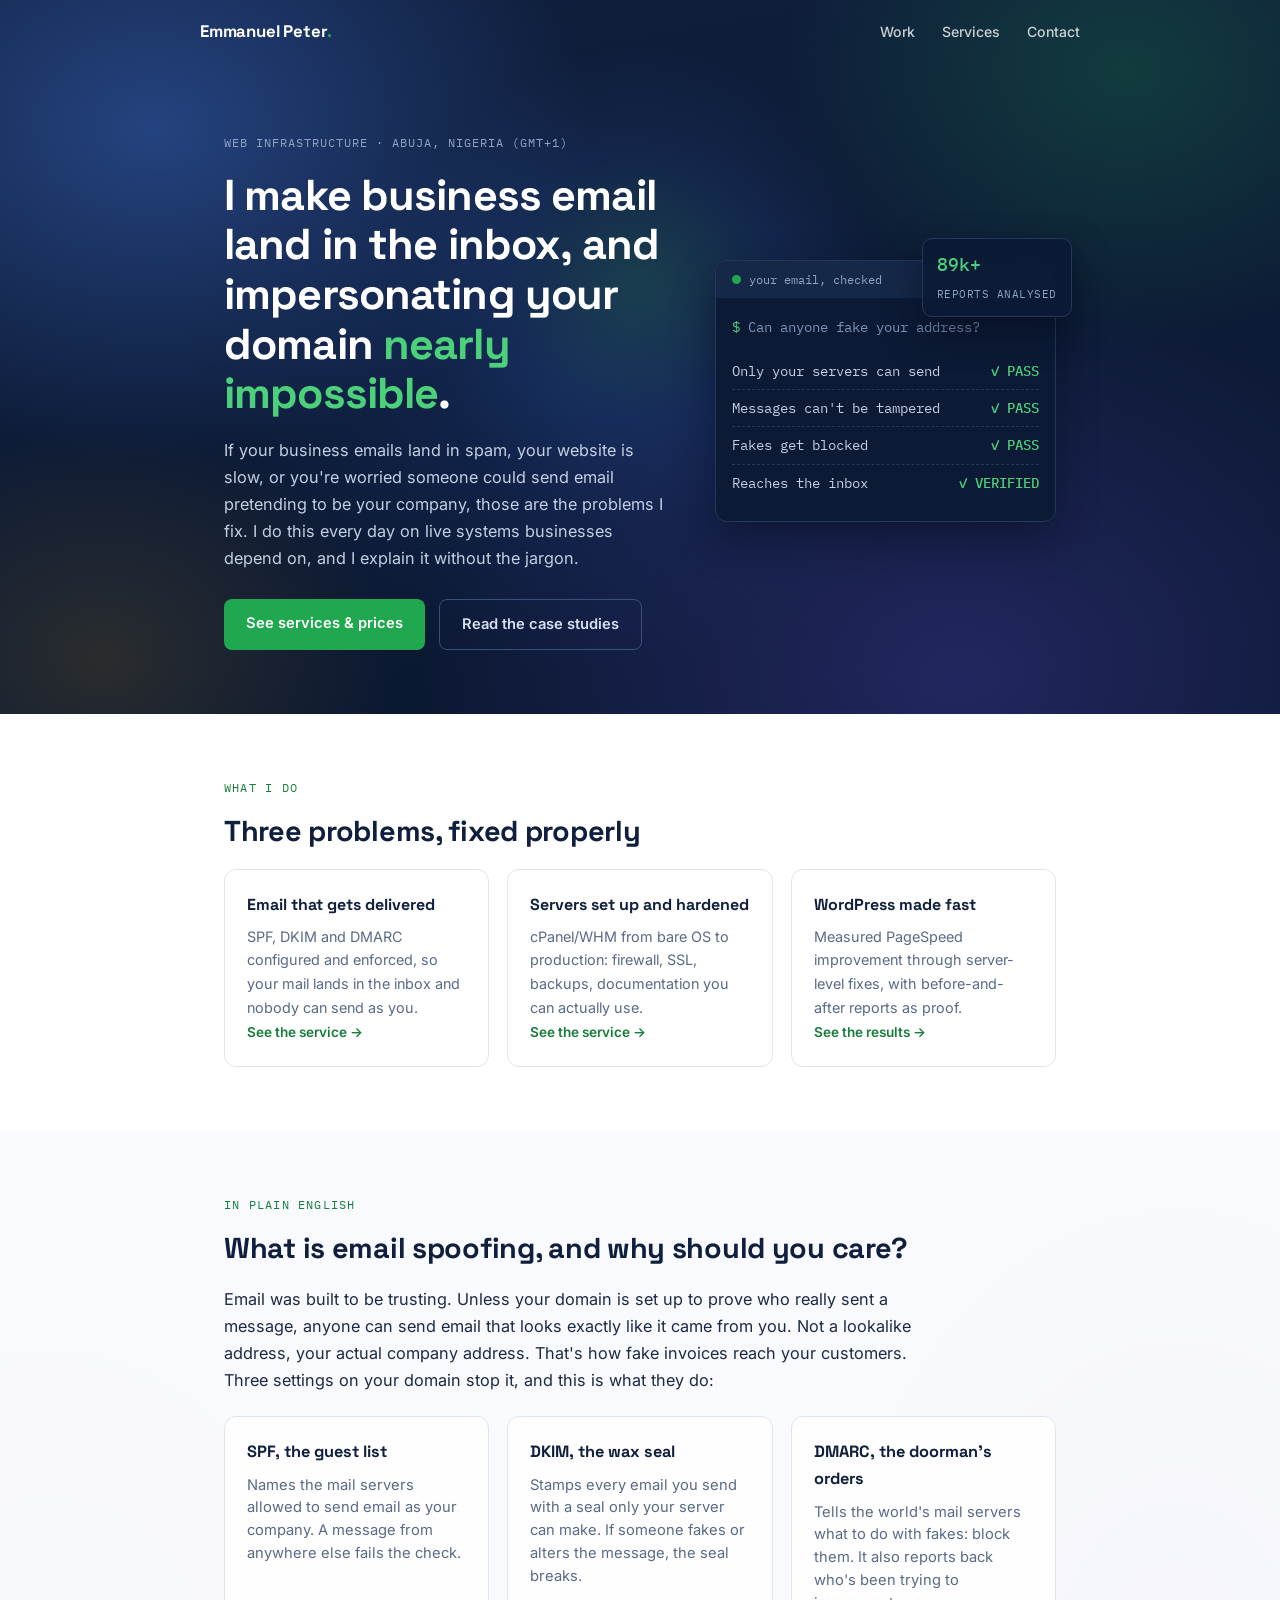
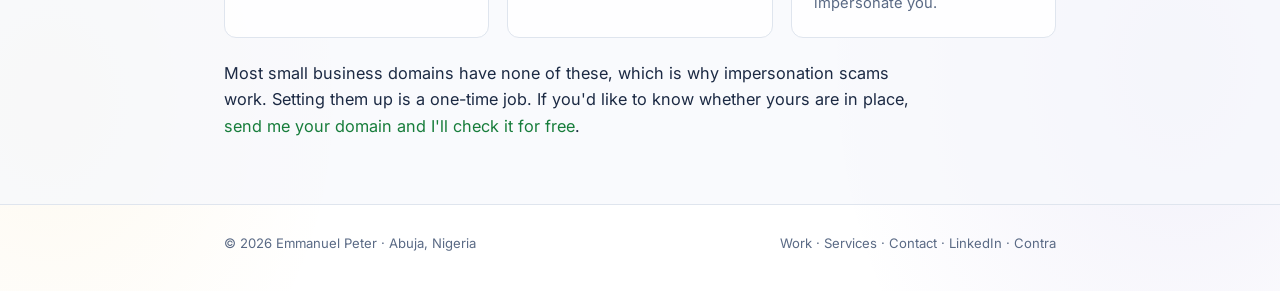
<file: index.html>
<!DOCTYPE html>
<html lang="en">
<head>
<meta charset="UTF-8">
<meta name="viewport" content="width=device-width, initial-scale=1.0">
<title>Emmanuel Peter — Web Infrastructure & Email Deliverability</title>
<meta name="description" content="Web infrastructure and email deliverability specialist. cPanel/WHM, DNS, SPF/DKIM/DMARC, WordPress performance. Abuja, Nigeria.">
<link rel="preconnect" href="https://fonts.googleapis.com">
<link rel="preconnect" href="https://fonts.gstatic.com" crossorigin>
<link href="https://fonts.googleapis.com/css2?family=Space+Grotesk:wght@500;700&family=IBM+Plex+Mono:wght@400;500&family=Inter:wght@400;500;600&display=swap" rel="stylesheet">
<link rel="stylesheet" href="css/style.css">
</head>
<body>

<header class="">
  <div class="wrap head-inner">
    <div class="brand"><a href="index.html" style="color:inherit;text-decoration:none;">Emmanuel Peter<span class="dot">.</span></a></div>
    <nav>
      <a href="work.html" class="">Work</a>
      <a href="services.html" class="">Services</a>
      <a href="contact.html" class="">Contact</a>
    </nav>
  </div>
</header>
<section class="hero">
  <div class="hero-glow" aria-hidden="true"></div>
  <div class="wrap hero-grid">
    <div>
      <div class="kicker">Web infrastructure · Abuja, Nigeria (GMT+1)</div>
      <h1>I make business email land in the inbox, and impersonating your domain <em>nearly impossible</em>.</h1>
      <p>If your business emails land in spam, your website is slow, or you're worried someone could send email pretending to be your company, those are the problems I fix. I do this every day on live systems businesses depend on, and I explain it without the jargon.</p>
      <div class="btn-row">
        <a class="btn btn-green" href="services.html">See services &amp; prices</a>
        <a class="btn btn-ghost" href="work.html">Read the case studies</a>
      </div>
    </div>
    <div class="hero-visual">
      <div class="chip chip-metric">
        <span class="big">89k+</span>
        <span class="small">reports analysed</span>
      </div>
      <div class="check-card" aria-label="Example email health check, all passing">
        <div class="bar">your email, checked</div>
        <div class="body">
          <div class="cmd">Can anyone fake your address?</div>
          <div class="check-row"><span>Only your servers can send</span><span class="pass">PASS</span></div>
          <div class="check-row"><span>Messages can't be tampered</span><span class="pass">PASS</span></div>
          <div class="check-row"><span>Fakes get blocked</span><span class="pass">PASS</span></div>
          <div class="check-row"><span>Reaches the inbox</span><span class="pass">VERIFIED</span></div>
        </div>
      </div>
    </div>
  </div>
</section>
<section>
  <div class="wrap">
    <div class="sec-label">What I do</div>
    <h2>Three problems, fixed properly</h2>
    <div class="high-grid">
      <div class="high">
        <h3>Email that gets delivered</h3>
        <p>SPF, DKIM and DMARC configured and enforced, so your mail lands in the inbox and nobody can send as you.</p>
        <p><a href="services.html">See the service →</a></p>
      </div>
      <div class="high">
        <h3>Servers set up and hardened</h3>
        <p>cPanel/WHM from bare OS to production: firewall, SSL, backups, documentation you can actually use.</p>
        <p><a href="services.html">See the service →</a></p>
      </div>
      <div class="high">
        <h3>WordPress made fast</h3>
        <p>Measured PageSpeed improvement through server-level fixes, with before-and-after reports as proof.</p>
        <p><a href="work.html">See the results →</a></p>
      </div>
    </div>
  </div>
</section>

<section class="alt">
  <div class="wrap">
    <div class="sec-label">In plain English</div>
    <h2>What is email spoofing, and why should you care?</h2>
    <p class="lead-p">Email was built to be trusting. Unless your domain is set up to prove who really sent a message, anyone can send email that looks exactly like it came from you. Not a lookalike address, your actual company address. That's how fake invoices reach your customers. Three settings on your domain stop it, and this is what they do:</p>
    <div class="plain-grid">
      <div class="plain">
        <h3>SPF, the guest list</h3>
        <p>Names the mail servers allowed to send email as your company. A message from anywhere else fails the check.</p>
      </div>
      <div class="plain">
        <h3>DKIM, the wax seal</h3>
        <p>Stamps every email you send with a seal only your server can make. If someone fakes or alters the message, the seal breaks.</p>
      </div>
      <div class="plain">
        <h3>DMARC, the doorman's orders</h3>
        <p>Tells the world's mail servers what to do with fakes: block them. It also reports back who's been trying to impersonate you.</p>
      </div>
    </div>
    <p class="lead-p" style="margin-top:22px;">Most small business domains have none of these, which is why impersonation scams work. Setting them up is a one-time job. If you'd like to know whether yours are in place, <a href="contact.html">send me your domain and I'll check it for free</a>.</p>
  </div>
</section>

<footer>
  <div class="wrap foot-inner">
    <div>© <span id="yr">2026</span> Emmanuel Peter · Abuja, Nigeria</div>
    <div><a href="work.html">Work</a> · <a href="services.html">Services</a> · <a href="contact.html">Contact</a> · <a href="https://www.linkedin.com/in/emmanuel-peter-8b58a4237" target="_blank" rel="noopener">LinkedIn</a> · <a href="https://contra.com/emmanuel_peter_vt2arbz8" target="_blank" rel="noopener">Contra</a></div>
  </div>
</footer>

<script src="js/main.js"></script>

</body>
</html>
</file>
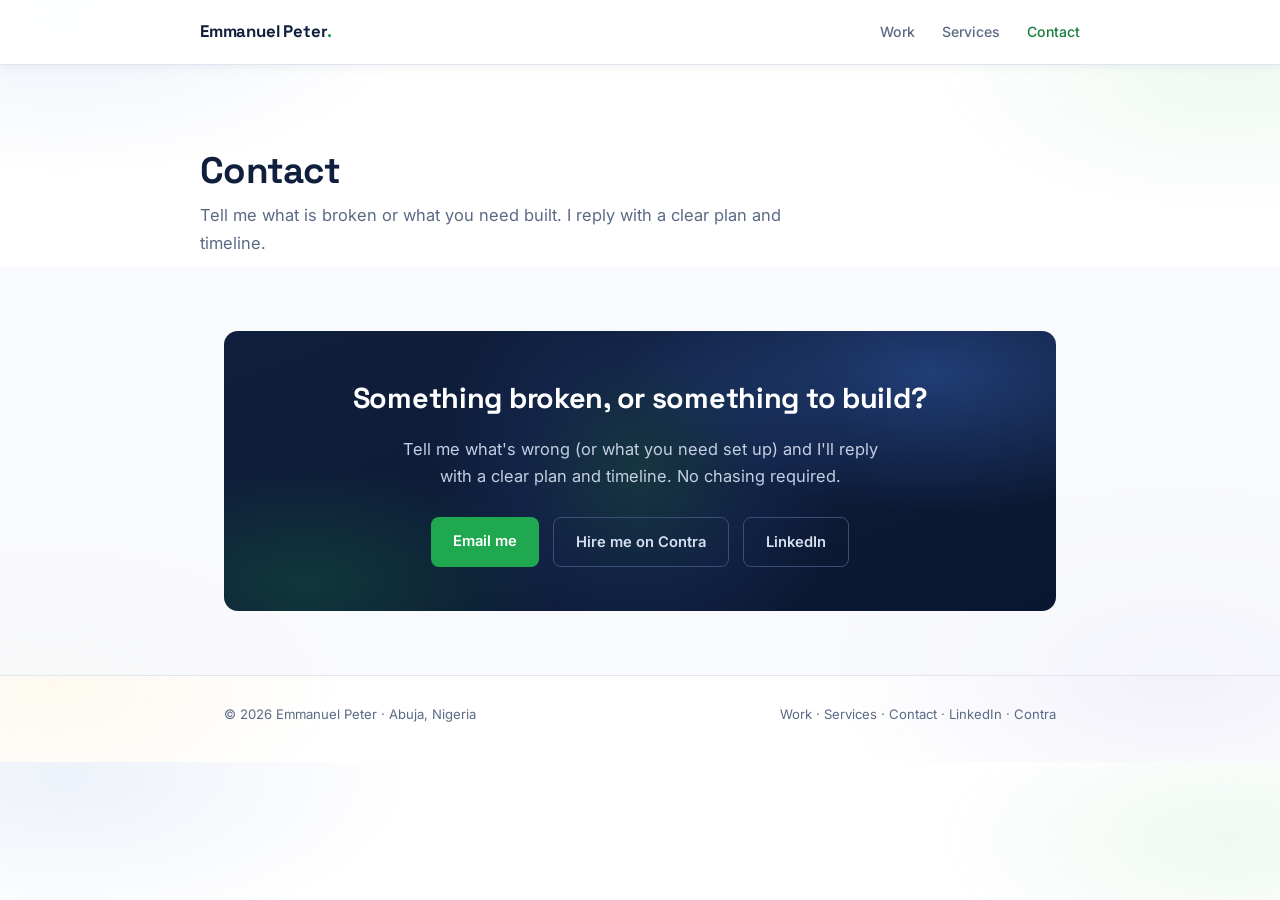
<file: contact.html>
<!DOCTYPE html>
<html lang="en">
<head>
<meta charset="UTF-8">
<meta name="viewport" content="width=device-width, initial-scale=1.0">
<title>Contact — Emmanuel Peter</title>
<meta name="description" content="Get in touch about web infrastructure, email deliverability, or WordPress performance work.">
<link rel="preconnect" href="https://fonts.googleapis.com">
<link rel="preconnect" href="https://fonts.gstatic.com" crossorigin>
<link href="https://fonts.googleapis.com/css2?family=Space+Grotesk:wght@500;700&family=IBM+Plex+Mono:wght@400;500&family=Inter:wght@400;500;600&display=swap" rel="stylesheet">
<link rel="stylesheet" href="css/style.css">
</head>
<body>

<header class="solid">
  <div class="wrap head-inner">
    <div class="brand"><a href="index.html" style="color:inherit;text-decoration:none;">Emmanuel Peter<span class="dot">.</span></a></div>
    <nav>
      <a href="work.html" class="">Work</a>
      <a href="services.html" class="">Services</a>
      <a href="contact.html" class="active">Contact</a>
    </nav>
  </div>
</header>
<div class="wrap page-head"><h1>Contact</h1><p>Tell me what is broken or what you need built. I reply with a clear plan and timeline.</p></div><section class="alt" id="contact">
  <div class="wrap">
    <div class="contact-box">
      <div class="contact-glow" aria-hidden="true"></div>
      <h2>Something broken, or something to build?</h2>
      <p>Tell me what's wrong (or what you need set up) and I'll reply with a clear plan and timeline. No chasing required.</p>
      <div class="contact-links">
        <a class="btn btn-green" href="mailto:emmanuelpeter6796@gmail.com">Email me</a>
        <a class="btn btn-ghost" href="https://contra.com/emmanuel_peter_vt2arbz8">Hire me on Contra</a>
        <a class="btn btn-ghost" href="https://www.linkedin.com/in/emmanuel-peter-8b58a4237">LinkedIn</a>
      </div>
    </div>
  </div>
</section>
<footer>
  <div class="wrap foot-inner">
    <div>© <span id="yr">2026</span> Emmanuel Peter · Abuja, Nigeria</div>
    <div><a href="work.html">Work</a> · <a href="services.html">Services</a> · <a href="contact.html">Contact</a> · <a href="https://www.linkedin.com/in/emmanuel-peter-8b58a4237" target="_blank" rel="noopener">LinkedIn</a> · <a href="https://contra.com/emmanuel_peter_vt2arbz8" target="_blank" rel="noopener">Contra</a></div>
  </div>
</footer>

<script src="js/main.js"></script>

</body>
</html>
</file>
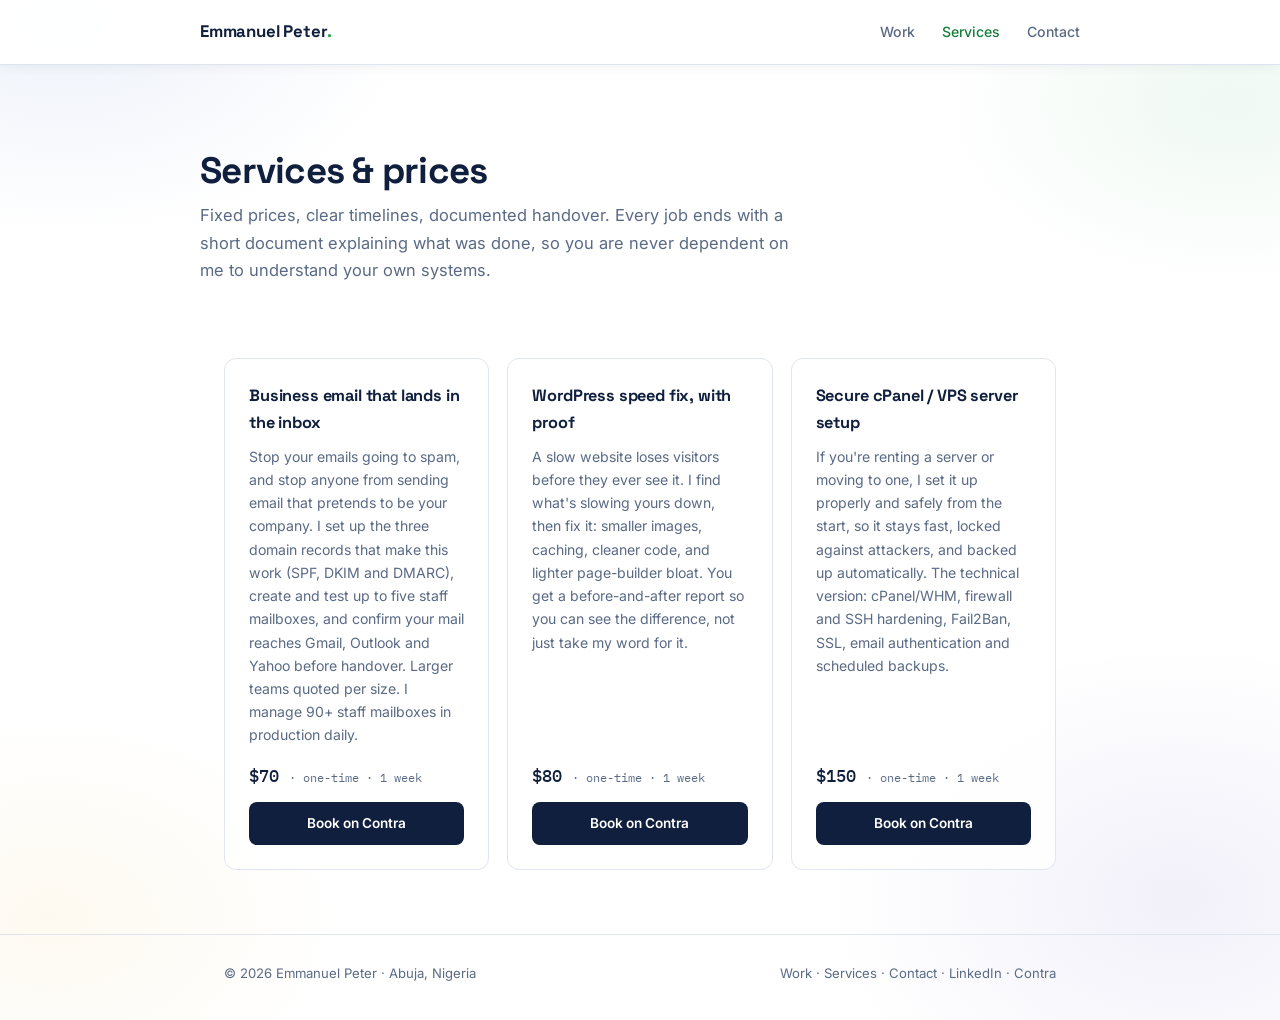
<file: services.html>
<!DOCTYPE html>
<html lang="en">
<head>
<meta charset="UTF-8">
<meta name="viewport" content="width=device-width, initial-scale=1.0">
<title>Services & Prices — Emmanuel Peter</title>
<meta name="description" content="Business email setup, WordPress speed optimisation, secure cPanel/VPS server setup. Fixed prices with documented handover.">
<link rel="preconnect" href="https://fonts.googleapis.com">
<link rel="preconnect" href="https://fonts.gstatic.com" crossorigin>
<link href="https://fonts.googleapis.com/css2?family=Space+Grotesk:wght@500;700&family=IBM+Plex+Mono:wght@400;500&family=Inter:wght@400;500;600&display=swap" rel="stylesheet">
<link rel="stylesheet" href="css/style.css">
</head>
<body>

<header class="solid">
  <div class="wrap head-inner">
    <div class="brand"><a href="index.html" style="color:inherit;text-decoration:none;">Emmanuel Peter<span class="dot">.</span></a></div>
    <nav>
      <a href="work.html" class="">Work</a>
      <a href="services.html" class="active">Services</a>
      <a href="contact.html" class="">Contact</a>
    </nav>
  </div>
</header>
<div class="wrap page-head"><h1>Services &amp; prices</h1><p>Fixed prices, clear timelines, documented handover. Every job ends with a short document explaining what was done, so you are never dependent on me to understand your own systems.</p></div><section id="services">
  <div class="wrap">
    
    
    

    <div class="svc-grid">
      <div class="svc">
        <h3>Business email that lands in the inbox</h3>
        <p>Stop your emails going to spam, and stop anyone from sending email that pretends to be your company. I set up the three domain records that make this work (SPF, DKIM and DMARC), create and test up to five staff mailboxes, and confirm your mail reaches Gmail, Outlook and Yahoo before handover. Larger teams quoted per size. I manage 90+ staff mailboxes in production daily.</p>
        <div class="price">$70 <span>· one-time · 1 week</span></div>
        <a class="btn" href="https://contra.com/emmanuel_peter_vt2arbz8/services">Book on Contra</a>
      </div>
      <div class="svc">
        <h3>WordPress speed fix, with proof</h3>
        <p>A slow website loses visitors before they ever see it. I find what's slowing yours down, then fix it: smaller images, caching, cleaner code, and lighter page-builder bloat. You get a before-and-after report so you can see the difference, not just take my word for it.</p>
        <div class="price">$80 <span>· one-time · 1 week</span></div>
        <a class="btn" href="https://contra.com/emmanuel_peter_vt2arbz8/services">Book on Contra</a>
      </div>
      <div class="svc">
        <h3>Secure cPanel / VPS server setup</h3>
        <p>If you're renting a server or moving to one, I set it up properly and safely from the start, so it stays fast, locked against attackers, and backed up automatically. The technical version: cPanel/WHM, firewall and SSH hardening, Fail2Ban, SSL, email authentication and scheduled backups.</p>
        <div class="price">$150 <span>· one-time · 1 week</span></div>
        <a class="btn" href="https://contra.com/emmanuel_peter_vt2arbz8/services">Book on Contra</a>
      </div>
    </div>
  </div>
</section>
<footer>
  <div class="wrap foot-inner">
    <div>© <span id="yr">2026</span> Emmanuel Peter · Abuja, Nigeria</div>
    <div><a href="work.html">Work</a> · <a href="services.html">Services</a> · <a href="contact.html">Contact</a> · <a href="https://www.linkedin.com/in/emmanuel-peter-8b58a4237" target="_blank" rel="noopener">LinkedIn</a> · <a href="https://contra.com/emmanuel_peter_vt2arbz8" target="_blank" rel="noopener">Contra</a></div>
  </div>
</footer>

<script src="js/main.js"></script>

</body>
</html>
</file>
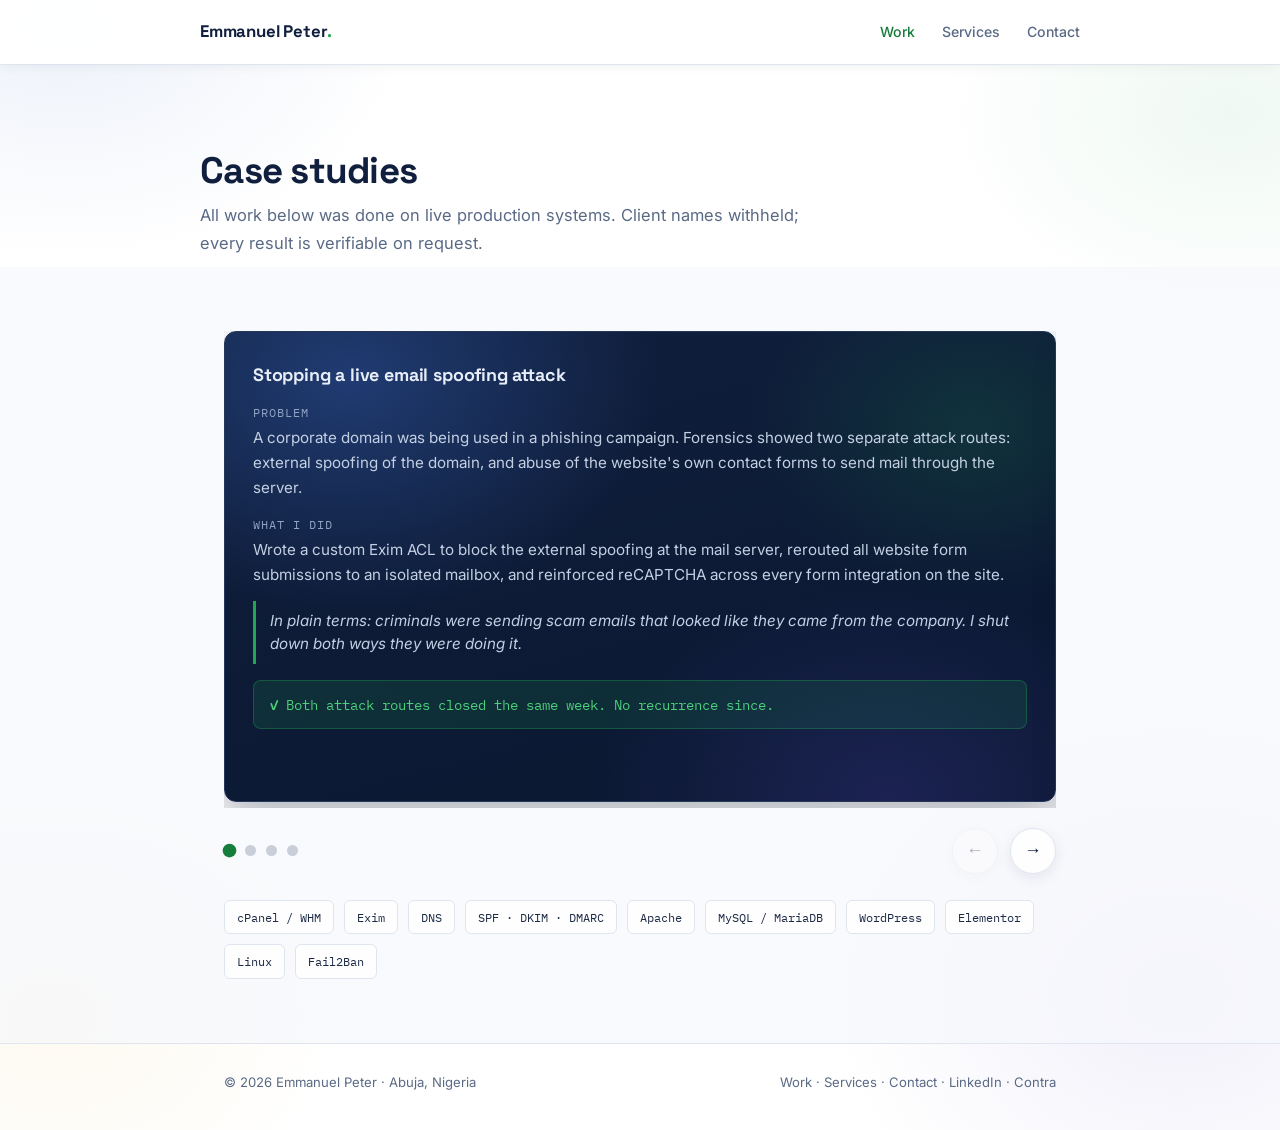
<file: work.html>
<!DOCTYPE html>
<html lang="en">
<head>
<meta charset="UTF-8">
<meta name="viewport" content="width=device-width, initial-scale=1.0">
<title>Case Studies — Emmanuel Peter</title>
<meta name="description" content="Real infrastructure and email deliverability projects: spoofing attack response, DMARC enforcement, WordPress performance.">
<link rel="preconnect" href="https://fonts.googleapis.com">
<link rel="preconnect" href="https://fonts.gstatic.com" crossorigin>
<link href="https://fonts.googleapis.com/css2?family=Space+Grotesk:wght@500;700&family=IBM+Plex+Mono:wght@400;500&family=Inter:wght@400;500;600&display=swap" rel="stylesheet">
<link rel="stylesheet" href="css/style.css">
</head>
<body>

<header class="solid">
  <div class="wrap head-inner">
    <div class="brand"><a href="index.html" style="color:inherit;text-decoration:none;">Emmanuel Peter<span class="dot">.</span></a></div>
    <nav>
      <a href="work.html" class="active">Work</a>
      <a href="services.html" class="">Services</a>
      <a href="contact.html" class="">Contact</a>
    </nav>
  </div>
</header>
<div class="wrap page-head"><h1>Case studies</h1><p>All work below was done on live production systems. Client names withheld; every result is verifiable on request.</p></div><section id="work" class="alt">
  <div class="wrap">
    
    
    

    <div class="carousel" id="case-carousel">
      <div class="car-track">
<div class="case">
      <h3>Stopping a live email spoofing attack</h3>
      <span class="par-label">Problem</span>
      <p>A corporate domain was being used in a phishing campaign. Forensics showed two separate attack routes: external spoofing of the domain, and abuse of the website's own contact forms to send mail through the server.</p>
      <span class="par-label">What I did</span>
      <p>Wrote a custom Exim ACL to block the external spoofing at the mail server, rerouted all website form submissions to an isolated mailbox, and reinforced reCAPTCHA across every form integration on the site.</p>
      <p class="plain-line">In plain terms: criminals were sending scam emails that looked like they came from the company. I shut down both ways they were doing it.</p>
      <div class="result">Both attack routes closed the same week. No recurrence since.</div>
    </div>
<div class="case">
      <h3>Email authentication across five production domains</h3>
      <span class="par-label">Problem</span>
      <p>A group of companies running five domains on shared infrastructure needed their email trustworthy: no spoofing, no legitimate mail landing in spam.</p>
      <span class="par-label">What I did</span>
      <p>Configured SPF, DKIM and DMARC on every domain and aligned them with the real sending sources: the web server, the application platform, and third-party services including Zoho and Amazon SES. Before enforcing, I analysed over 89,000 DMARC report messages covering ten weeks of traffic, confirming every legitimate sender passed and identifying which failures were genuine spoofing attempts.</p>
      <p class="plain-line">In plain terms: I made sure the company's real emails reach the inbox, and fake emails pretending to be them get blocked, across all five of their businesses.</p>
      <div class="result">All five domains authenticated and under active enforcement. Spoofed mail now lands in spam or is rejected outright.</div>
    </div>
<div class="case">
      <h3>WordPress performance remediation</h3>
      <span class="par-label">Problem</span>
      <p>A corporate WordPress site scored 57 on Google PageSpeed mobile. Slow loads, heavy images, no caching strategy.</p>
      <span class="par-label">What I did</span>
      <p>Phase one: server-level compression and cache headers, configured through cPanel and the web server directly rather than stacking plugins. Phases two and three (image conversion to WebP and page-builder restructuring) are in progress.</p>
      <p class="plain-line">In plain terms: their website was loading slowly on phones and losing visitors. I made it faster, with Google's own score as proof.</p>
      <div class="result">Mobile score 57 → 63 from phase one alone, verified in PageSpeed reports.</div>
    </div>
<div class="case">
      <h3>Multi-domain cPanel/WHM administration</h3>
      <span class="par-label">Problem</span>
      <p>Five live domains for a group of companies, one server, one administrator: me. Uptime, SSL, backups, PHP versioning and security are all a daily responsibility, not a one-off project.</p>
      <span class="par-label">What I did</span>
      <p>Ongoing administration through WHM: SSH and firewall hardening, SSL across all sites, scheduled backups with sensible retention, DNS management, and documentation so the setup survives without me.</p>
      <p class="plain-line">In plain terms: I'm the person keeping five companies' websites and email online, secure, and backed up, every day.</p>
      <div class="result">Five domains, 90+ business mailboxes, daily transactional mail: maintained and documented by one administrator.</div>
    </div>
      </div>
      <div class="car-controls">
        <div class="car-dots" role="tablist" aria-label="Case study navigation"></div>
        <div class="car-arrows">
          <button class="car-btn car-prev" aria-label="Previous case study">&#8592;</button>
          <button class="car-btn car-next" aria-label="Next case study">&#8594;</button>
        </div>
      </div>
    </div>

    <div class="stack" aria-label="Tools and technologies">
      <span>cPanel / WHM</span><span>Exim</span><span>DNS</span><span>SPF · DKIM · DMARC</span><span>Apache</span><span>MySQL / MariaDB</span><span>WordPress</span><span>Elementor</span><span>Linux</span><span>Fail2Ban</span>
    </div>
  </div>
</section>
<footer>
  <div class="wrap foot-inner">
    <div>© <span id="yr">2026</span> Emmanuel Peter · Abuja, Nigeria</div>
    <div><a href="work.html">Work</a> · <a href="services.html">Services</a> · <a href="contact.html">Contact</a> · <a href="https://www.linkedin.com/in/emmanuel-peter-8b58a4237" target="_blank" rel="noopener">LinkedIn</a> · <a href="https://contra.com/emmanuel_peter_vt2arbz8" target="_blank" rel="noopener">Contra</a></div>
  </div>
</footer>

<script src="js/main.js"></script>

</body>
</html>
</file>
<file: css/style.css>
:root{
    --navy:#101f3d;
    --navy-deep:#0a1730;
    --ink:#1c2a44;
    --muted:#5a6a85;
    --line:#dfe5ee;
    --paper:#f7f9fc;
    --white:#ffffff;
    --green:#1fa84f;
    --green-dark:#177d3b;
    --amber:#e3a008;
    --page-bg:#ffffff;
    --alt-bg:rgba(247,249,252,.72);
    --card-bg:rgba(255,255,255,.88);
    --header-bg:rgba(255,255,255,.94);
    --heading:#101f3d;
    --result-bg:#eef8f0;
    --result-border:#cdeed6;
    --result-fg:#177d3b;
  }
  *{margin:0;padding:0;box-sizing:border-box;}
  html{scroll-behavior:smooth;}
  @media (prefers-reduced-motion: reduce){
    html{scroll-behavior:auto;}
    *,*::before,*::after{animation:none!important;transition:none!important;}
  }
  body{
    font-family:'Inter',system-ui,-apple-system,sans-serif;
    color:var(--ink);
    background:var(--white);
    line-height:1.65;
    font-size:16.5px;
  }
  .wrap{max-width:880px;margin:0 auto;padding:0 24px;}
  a{color:var(--green-dark);text-decoration:none;}
  a:hover{text-decoration:underline;}
  a:focus-visible, button:focus-visible{outline:3px solid var(--green);outline-offset:2px;border-radius:2px;}

  /* ---------- header ---------- */
  header{
    position:fixed;top:0;left:0;right:0;z-index:100;
    background:transparent;
    border-bottom:1px solid transparent;
    transition:background .3s ease, box-shadow .3s ease, border-color .3s ease;
  }
  .brand{
    font-family:'Space Grotesk',sans-serif;
    font-weight:700;font-size:1.05rem;color:var(--white);
    letter-spacing:-0.01em;
    transition:color .3s ease;
  }
  .brand .dot{color:var(--green);}
  nav a{
    font-size:0.88rem;color:rgba(255,255,255,.78);margin-left:22px;font-weight:500;
    transition:color .3s ease;
  }
  nav a:hover{color:var(--white);text-decoration:none;}

  header.scrolled{
    background:var(--header-bg);
    backdrop-filter:blur(8px);
    border-bottom:1px solid var(--line);
    box-shadow:0 1px 12px rgba(16,31,61,.06);
  }
  header.scrolled .brand{color:var(--heading);}
  header.scrolled nav a{color:var(--muted);}
  header.scrolled nav a:hover{color:var(--heading);}
  .head-inner{
    display:flex;justify-content:space-between;align-items:center;
    padding:18px 0;
  }

  /* ---------- hero ---------- */
  .hero{
    position:relative;overflow:hidden;
    background:
      radial-gradient(55% 75% at 12% 18%, rgba(58,104,196,.50), transparent 62%),
      radial-gradient(45% 65% at 88% 10%, rgba(31,168,79,.22), transparent 60%),
      radial-gradient(65% 85% at 75% 95%, rgba(84,70,190,.32), transparent 65%),
      radial-gradient(35% 50% at 8% 92%, rgba(227,160,8,.14), transparent 65%),
      radial-gradient(40% 55% at 45% 55%, rgba(24,52,110,.45), transparent 70%),
      linear-gradient(170deg,var(--navy) 0%,var(--navy-deep) 100%);
    color:var(--white);
    padding:132px 0 64px;
  }
  .hero-glow{
    position:absolute;inset:0;
    pointer-events:none;
    background:
      radial-gradient(340px circle at var(--gx,50%) var(--gy,40%),
        rgba(76,208,122,.16), rgba(58,104,196,.10) 40%, transparent 70%);
    z-index:0;
  }
  .hero .wrap{position:relative;z-index:1;}
  .hero-grid{
    display:grid;grid-template-columns:1.3fr 1fr;gap:48px;align-items:center;
  }
  .avatar{
    width:116px;height:116px;border-radius:50%;
    border:3px solid rgba(255,255,255,.18);
    box-shadow:0 10px 30px rgba(4,10,25,.5);
    margin-bottom:22px;display:block;
  }
  .kicker{
    font-family:'IBM Plex Mono',monospace;
    font-size:0.78rem;letter-spacing:0.08em;text-transform:uppercase;
    color:#8fa3c4;margin-bottom:18px;
  }
  h1{
    font-family:'Space Grotesk',sans-serif;
    font-size:clamp(1.9rem,4.5vw,2.7rem);
    line-height:1.15;font-weight:700;letter-spacing:-0.02em;
    margin-bottom:18px;
  }
  h1 em{font-style:normal;color:#4cd07a;}
  .hero p{
    color:#c3cfe2;font-size:1.02rem;max-width:46ch;margin-bottom:28px;
  }
  .btn-row{display:flex;gap:14px;flex-wrap:wrap;}
  .btn{
    display:inline-block;padding:12px 22px;border-radius:8px;
    font-weight:600;font-size:0.92rem;
  }
  .btn-green{background:var(--green);color:var(--white);}
  .btn-green:hover{background:var(--green-dark);text-decoration:none;}
  .btn-ghost{border:1px solid #3a4f78;color:#d6e0f0;}
  .btn-ghost:hover{border-color:#6a83b3;text-decoration:none;color:var(--white);}

  /* signature: the auth check card */
  /* hero visual: check-card with floating proof chip */
  .hero-visual{position:relative;}
  .hero-visual .check-card{width:100%;}

  /* floating proof chip */
  .chip{
    position:absolute;
    background:rgba(12,26,53,.9);
    border:1px solid #26375c;
    border-radius:10px;
    padding:10px 14px;
    font-family:'IBM Plex Mono',monospace;
    box-shadow:0 14px 34px rgba(4,10,25,.5);
    backdrop-filter:blur(4px);
    animation:chipfloat 5s ease-in-out infinite;
    z-index:2;
  }
  .chip .big{font-size:1.15rem;color:#4cd07a;font-weight:500;display:block;}
  .chip .small{font-size:0.66rem;color:#8fa3c4;letter-spacing:0.05em;text-transform:uppercase;}
  .chip-metric{top:-22px;right:-16px;}
  @keyframes chipfloat{
    0%,100%{transform:translateY(0);}
    50%{transform:translateY(-7px);}
  }
  @media (prefers-reduced-motion: reduce){.chip{animation:none;}}
  @media (max-width:760px){
    .chip-metric{top:-20px;right:4px;}
  }

  .check-card{
    background:#0c1a35;
    border:1px solid #26375c;
    border-radius:12px;
    font-family:'IBM Plex Mono',monospace;
    font-size:0.85rem;
    overflow:hidden;
    box-shadow:0 18px 40px rgba(4,10,25,.45);
  }
  .check-card .bar{
    background:#152848;padding:9px 16px;color:#8fa3c4;font-size:0.74rem;
    display:flex;align-items:center;gap:8px;
  }
  .check-card .bar::before{
    content:"";width:9px;height:9px;border-radius:50%;
    background:var(--green);display:inline-block;
  }
  .check-card .body{padding:18px 16px 20px;}
  .check-card .cmd{color:#7e93b8;margin-bottom:14px;word-break:break-all;}
  .check-card .cmd::before{content:"$ ";color:#4cd07a;}
  .check-row{
    display:flex;justify-content:space-between;align-items:center;
    padding:7px 0;border-bottom:1px dashed #24365c;color:#c3cfe2;
  }
  .check-row:last-child{border-bottom:none;}
  .pass{
    color:#4cd07a;font-weight:500;
  }
  .pass::before{content:"✓ ";}

  /* ---------- sections ---------- */
  section{padding:64px 0;}
  section.alt{background:var(--paper);}
  .sec-label{
    font-family:'IBM Plex Mono',monospace;
    font-size:0.76rem;letter-spacing:0.1em;text-transform:uppercase;
    color:var(--green-dark);margin-bottom:10px;
  }
  h2{
    font-family:'Space Grotesk',sans-serif;
    font-size:clamp(1.4rem,3vw,1.8rem);
    color:var(--heading);letter-spacing:-0.01em;margin-bottom:14px;
  }
  .sec-intro{color:var(--muted);max-width:58ch;margin-bottom:36px;}

  /* case studies */
  .case{
    border:1px solid var(--line);border-radius:12px;background:var(--card-bg);
    padding:28px 28px 24px;margin-bottom:22px;
  }
  .case h3{
    font-family:'Space Grotesk',sans-serif;
    font-size:1.12rem;color:var(--heading);margin-bottom:14px;letter-spacing:-0.01em;
  }
  .par-label{
    font-family:'IBM Plex Mono',monospace;
    font-size:0.72rem;letter-spacing:0.09em;text-transform:uppercase;
    color:var(--muted);display:block;margin:14px 0 3px;
  }
  .case p{font-size:0.95rem;color:var(--ink);}
  .result{
    margin-top:16px;padding:12px 16px;border-radius:8px;
    background:var(--result-bg);border:1px solid var(--result-border);
    font-family:'IBM Plex Mono',monospace;font-size:0.85rem;color:var(--result-fg);
  }
  .result::before{content:"✓ ";font-weight:600;}

  /* services */
  .svc-grid{display:grid;grid-template-columns:repeat(3,1fr);gap:18px;}
  .svc{
    border:1px solid var(--line);border-radius:12px;background:var(--card-bg);
    padding:24px;display:flex;flex-direction:column;
  }
  .svc h3{
    font-family:'Space Grotesk',sans-serif;font-size:1.02rem;
    color:var(--heading);margin-bottom:8px;letter-spacing:-0.01em;
  }
  .svc p{font-size:0.88rem;color:var(--muted);flex-grow:1;}
  .svc .price{
    font-family:'IBM Plex Mono',monospace;
    color:var(--heading);font-size:1.05rem;font-weight:500;margin:16px 0 12px;
  }
  .svc .price span{font-size:0.75rem;color:var(--muted);font-weight:400;}
  .svc a.btn{
    text-align:center;background:var(--navy);color:var(--white);
    font-size:0.85rem;padding:10px 14px;
    transition:background .2s ease, color .2s ease, transform .2s ease, box-shadow .2s ease;
  }
  .svc a.btn:hover{background:var(--navy-deep);text-decoration:none;}

  /* stack strip */
  .stack{
    display:flex;flex-wrap:wrap;gap:10px;margin-top:8px;
  }
  .stack span{
    font-family:'IBM Plex Mono',monospace;font-size:0.78rem;
    border:1px solid var(--line);border-radius:6px;padding:6px 12px;
    color:var(--ink);background:var(--card-bg);
  }

  /* contact */
  .contact-box{
    position:relative;overflow:hidden;
    background:
      radial-gradient(60% 80% at 85% 15%, rgba(58,104,196,.45), transparent 62%),
      radial-gradient(50% 70% at 10% 90%, rgba(31,168,79,.20), transparent 60%),
      linear-gradient(160deg,var(--navy) 0%,var(--navy-deep) 100%);
    border-radius:14px;color:var(--white);
    padding:44px 40px;text-align:center;
  }
  .contact-glow{
    position:absolute;inset:0;
    pointer-events:none;
    background:
      radial-gradient(300px circle at var(--gx,50%) var(--gy,50%),
        rgba(76,208,122,.15), rgba(58,104,196,.10) 40%, transparent 70%);
    z-index:0;
  }
  .contact-box > *:not(.contact-glow){position:relative;z-index:1;}
  .contact-box h2{color:var(--white);}
  .contact-box p{color:#c3cfe2;max-width:48ch;margin:0 auto 26px;}
  .contact-links{
    display:flex;gap:14px;justify-content:center;flex-wrap:wrap;
  }

  footer{
    padding:28px 0 36px;color:var(--muted);font-size:0.82rem;
    border-top:1px solid var(--line);
  }
  .foot-inner{display:flex;justify-content:space-between;flex-wrap:wrap;gap:8px;}
  footer a{color:var(--muted);}

  @media (max-width:760px){
    .hero-grid{grid-template-columns:1fr;gap:36px;}
    .svc-grid{grid-template-columns:1fr;}
    section{padding:48px 0;}
    .contact-box{padding:36px 22px;}
  }

  /* soft light aurora for content pages (body-level) */
  body{
    background:
      radial-gradient(45% 35% at 5% 2%, rgba(58,104,196,.09), transparent 60%),
      radial-gradient(38% 30% at 96% 10%, rgba(31,168,79,.07), transparent 60%),
      radial-gradient(42% 38% at 92% 88%, rgba(84,70,190,.08), transparent 65%),
      radial-gradient(35% 30% at 4% 90%, rgba(227,160,8,.06), transparent 65%),
      var(--page-bg);
  }
  section.alt{background:var(--alt-bg);}
  section{background:transparent;}

  /* header solid variant for inner pages */
  header.solid{
    background:var(--header-bg);
    backdrop-filter:blur(8px);
    border-bottom:1px solid var(--line);
    box-shadow:0 1px 12px rgba(16,31,61,.06);
  }
  header.solid .brand{color:var(--heading);}
  header.solid nav a{color:var(--muted);}
  header.solid nav a:hover{color:var(--heading);}
  nav a.active{color:var(--green-dark) !important;}

  /* compact page title block for inner pages */
  .page-head{padding:150px 0 10px;}
  .page-head h1{
    font-family:'Space Grotesk',sans-serif;
    font-size:clamp(1.7rem,4vw,2.3rem);
    color:var(--heading);letter-spacing:-0.02em;margin-bottom:10px;
  }
  .page-head p{color:var(--muted);max-width:60ch;}

  /* index highlights strip */
  .high-grid{display:grid;grid-template-columns:repeat(3,1fr);gap:18px;margin-top:8px;}
  .high{
    border:1px solid var(--line);border-radius:12px;background:var(--card-bg);
    padding:22px;
  }
  .high h3{font-family:'Space Grotesk',sans-serif;font-size:1rem;color:var(--heading);margin-bottom:6px;}
  .high p{font-size:0.9rem;color:var(--muted);}
  .high a{font-size:0.85rem;font-weight:600;}
  @media (max-width:760px){.high-grid{grid-template-columns:1fr;}}

  /* automatic dark mode: follows the visitor's system preference */
  @media (prefers-color-scheme: dark){
    :root{
      --page-bg:#0a1426;
      --alt-bg:rgba(13,24,46,.6);
      --card-bg:rgba(17,31,60,.82);
      --header-bg:rgba(10,20,38,.92);
      --heading:#e8eef8;
      --ink:#c9d4e6;
      --muted:#8fa3c4;
      --line:#223354;
      --paper:#0d182e;
      --green-dark:#3fca72;
      --result-bg:rgba(31,168,79,.12);
      --result-border:rgba(31,168,79,.32);
      --result-fg:#4cd07a;
    }
    header.solid, header.scrolled{
      box-shadow:0 1px 14px rgba(0,0,0,.35);
    }
    .high{background:var(--card-bg);}
    .svc a.btn{
      background:rgba(31,168,79,.14);
      border:1px solid rgba(31,168,79,.45);
      color:#4cd07a;
      font-weight:600;
    }
    .svc a.btn:hover{
      background:var(--green);
      border-color:var(--green);
      color:#ffffff;
      transform:translateY(-2px);
      box-shadow:0 12px 28px rgba(31,168,79,.35);
      text-decoration:none;
    }
  }

  /* case study carousel */
  .carousel{margin-bottom:26px;}
  .car-track{
    display:flex;gap:22px;
    overflow-x:auto;
    scroll-snap-type:x mandatory;
    scroll-behavior:smooth;
    -webkit-overflow-scrolling:touch;
    scrollbar-width:none;
    padding-bottom:6px;
  }
  .car-track::-webkit-scrollbar{display:none;}
  .car-track .case{
    flex:0 0 100%;
    scroll-snap-align:start;
    margin-bottom:0;
  }
  .car-controls{
    display:flex;justify-content:space-between;align-items:center;
    margin-top:20px;
  }
  .car-dots{display:flex;gap:10px;}
  .car-dot{
    width:11px;height:11px;border-radius:50%;
    background:rgba(90,106,133,.3);
    border:none;padding:0;cursor:pointer;
    transition:background .25s ease, transform .25s ease;
  }
  .car-dot.active{background:var(--green-dark);transform:scale(1.25);}
  .car-arrows{display:flex;gap:12px;}
  .car-btn{
    width:46px;height:46px;border-radius:50%;
    background:var(--card-bg);
    border:1px solid var(--line);
    color:var(--heading);
    font-size:1.1rem;cursor:pointer;
    box-shadow:0 4px 14px rgba(16,31,61,.08);
    transition:background .2s ease, color .2s ease, transform .2s ease;
  }
  .car-btn:hover{background:var(--green);color:#fff;border-color:var(--green);transform:translateY(-2px);}
  .car-btn:disabled{opacity:.35;cursor:default;transform:none;}
  .car-btn:disabled:hover{background:var(--card-bg);color:var(--heading);border-color:var(--line);}

  /* case study cards: dark aurora treatment, scoped to the carousel */
  .car-track .case{
    background:
      radial-gradient(60% 80% at 15% 10%, rgba(58,104,196,.40), transparent 62%),
      radial-gradient(45% 60% at 90% 20%, rgba(31,168,79,.16), transparent 60%),
      radial-gradient(55% 70% at 80% 100%, rgba(84,70,190,.24), transparent 65%),
      linear-gradient(165deg,#101f3d 0%,#0a1730 100%);
    border:1px solid #26375c;
    box-shadow:0 18px 44px rgba(4,10,25,.28);
  }
  .car-track .case h3{color:#e8eef8;}
  .car-track .case p{color:#c3cfe2;}
  .car-track .case .par-label{color:#8fa3c4;}
  .car-track .case .result{
    background:rgba(31,168,79,.14);
    border:1px solid rgba(31,168,79,.35);
    color:#4cd07a;
  }

  /* plain-English explainer */
  .lead-p{font-size:1.02rem;color:var(--ink);max-width:70ch;line-height:1.65;}
  .plain-grid{display:grid;grid-template-columns:repeat(3,1fr);gap:18px;margin-top:22px;}
  .plain{
    border:1px solid var(--line);border-radius:12px;background:var(--card-bg);
    padding:22px;
  }
  .plain h3{font-family:'Space Grotesk',sans-serif;font-size:1.02rem;color:var(--heading);margin-bottom:8px;}
  .plain p{font-size:0.92rem;color:var(--muted);line-height:1.55;}
  @media (max-width:760px){.plain-grid{grid-template-columns:1fr;}}

  /* plain-language line inside case studies */
  .plain-line{
    font-size:0.94rem;
    line-height:1.55;
    color:#c9d4e6;
    border-left:3px solid var(--green);
    padding:8px 0 8px 14px;
    margin:14px 0 16px;
    font-style:italic;
  }
</file>
